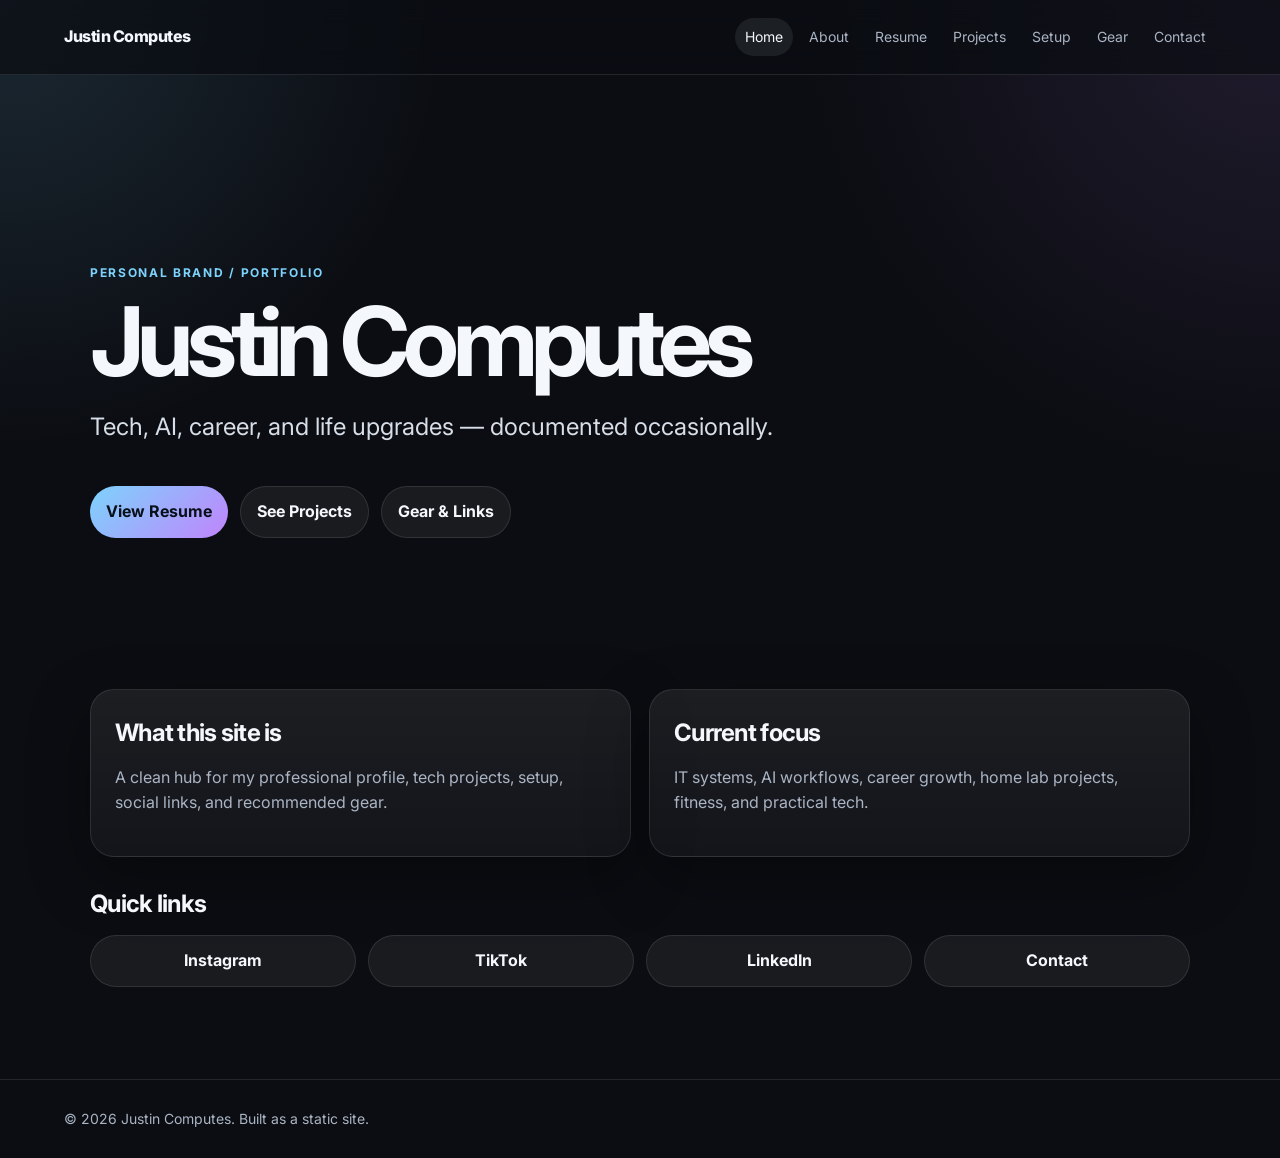
<file: justin-computes-site/index.html>
<!doctype html>
<html lang="en">
<head>
  <meta charset="utf-8">
  <meta name="viewport" content="width=device-width, initial-scale=1">
  <title>Justin Computes</title>
  <meta name="description" content="Justin Computes — tech, AI, career, setup, projects, and personal brand hub.">
  <link rel="preconnect" href="https://fonts.googleapis.com">
  <link rel="preconnect" href="https://fonts.gstatic.com" crossorigin>
  <link href="https://fonts.googleapis.com/css2?family=Inter:wght@400;500;600;700;800&display=swap" rel="stylesheet">
  <link rel="stylesheet" href="style.css">
</head>
<body>
<header class="site-header">
  <a class="brand" href="index.html">Justin Computes</a>
  <button class="nav-toggle" aria-label="Toggle navigation">Menu</button>
  <nav class="nav">
    <a class="active" href="index.html">Home</a>
<a class="" href="about.html">About</a>
<a class="" href="resume.html">Resume</a>
<a class="" href="projects.html">Projects</a>
<a class="" href="setup.html">Setup</a>
<a class="" href="gear.html">Gear</a>
<a class="" href="contact.html">Contact</a>
  </nav>
</header>

<main class="container">

<section class="hero">
  <div class="eyebrow">Personal brand / portfolio</div>
  <h1>Justin Computes</h1>
  <p class="lead">Tech, AI, career, and life upgrades — documented occasionally.</p>
  <div class="button-row">
    <a class="button primary" href="resume.html">View Resume</a>
    <a class="button" href="projects.html">See Projects</a>
    <a class="button" href="gear.html">Gear & Links</a>
  </div>
</section>

<section class="grid two">
  <article class="card">
    <h2>What this site is</h2>
    <p>A clean hub for my professional profile, tech projects, setup, social links, and recommended gear.</p>
  </article>
  <article class="card">
    <h2>Current focus</h2>
    <p>IT systems, AI workflows, career growth, home lab projects, fitness, and practical tech.</p>
  </article>
</section>

<section>
  <h2>Quick links</h2>
  <div class="link-grid">
    <a href="https://instagram.com/YOUR_HANDLE" target="_blank" rel="noopener">Instagram</a>
    <a href="https://tiktok.com/@YOUR_HANDLE" target="_blank" rel="noopener">TikTok</a>
    <a href="https://linkedin.com/in/YOUR_PROFILE" target="_blank" rel="noopener">LinkedIn</a>
    <a href="contact.html">Contact</a>
  </div>
</section>

</main>

<footer class="site-footer">
  <p>© <span id="year"></span> Justin Computes. Built as a static site.</p>
</footer>
<script src="script.js"></script>
</body>
</html>
</file>
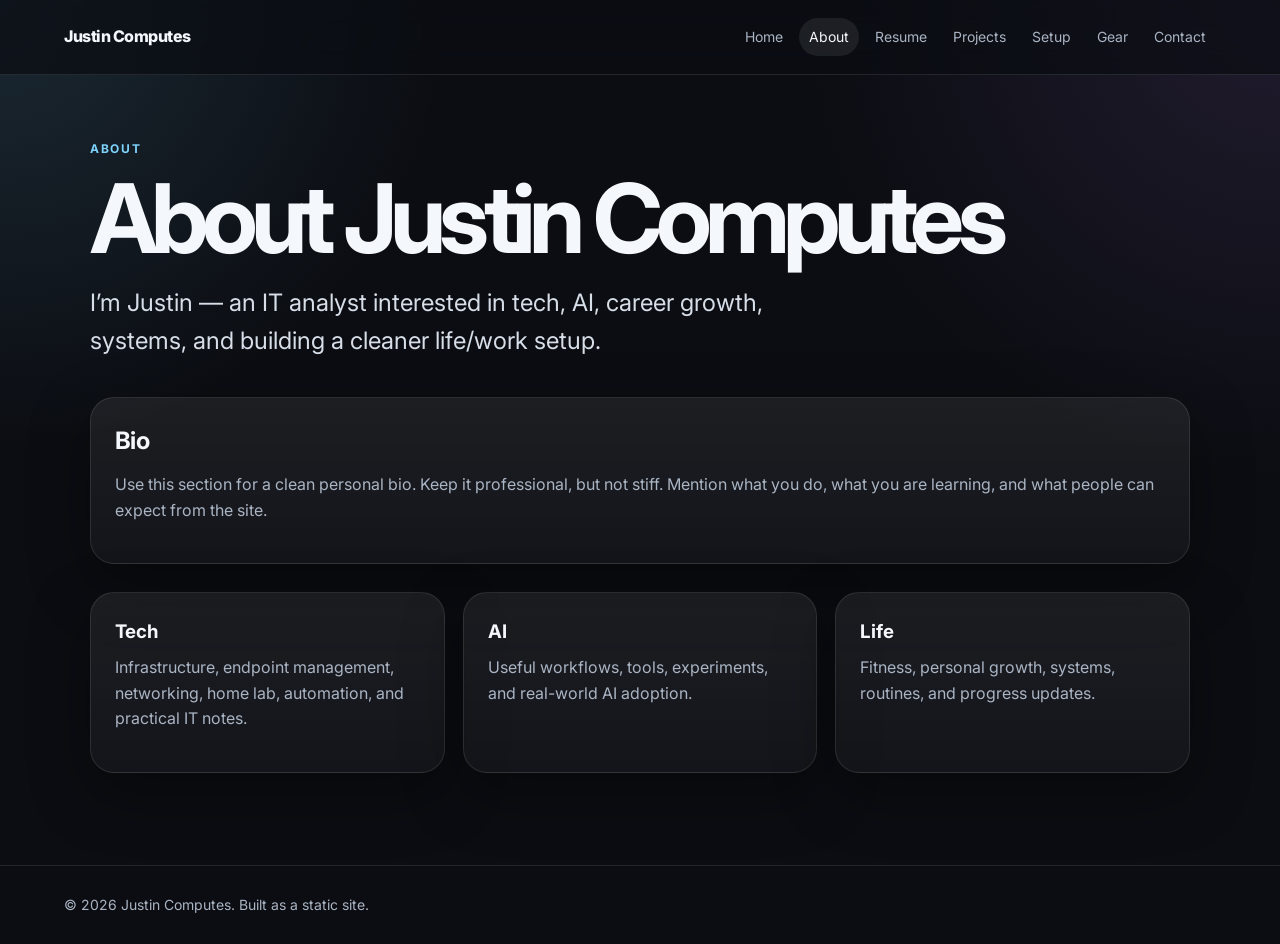
<file: justin-computes-site/about.html>
<!doctype html>
<html lang="en">
<head>
  <meta charset="utf-8">
  <meta name="viewport" content="width=device-width, initial-scale=1">
  <title>About | Justin Computes</title>
  <meta name="description" content="Justin Computes — tech, AI, career, setup, projects, and personal brand hub.">
  <link rel="preconnect" href="https://fonts.googleapis.com">
  <link rel="preconnect" href="https://fonts.gstatic.com" crossorigin>
  <link href="https://fonts.googleapis.com/css2?family=Inter:wght@400;500;600;700;800&display=swap" rel="stylesheet">
  <link rel="stylesheet" href="style.css">
</head>
<body>
<header class="site-header">
  <a class="brand" href="index.html">Justin Computes</a>
  <button class="nav-toggle" aria-label="Toggle navigation">Menu</button>
  <nav class="nav">
    <a class="" href="index.html">Home</a>
<a class="active" href="about.html">About</a>
<a class="" href="resume.html">Resume</a>
<a class="" href="projects.html">Projects</a>
<a class="" href="setup.html">Setup</a>
<a class="" href="gear.html">Gear</a>
<a class="" href="contact.html">Contact</a>
  </nav>
</header>

<main class="container">

<section class="page-header">
  <div class="eyebrow">About</div>
  <h1>About Justin Computes</h1>
  <p class="lead">I’m Justin — an IT analyst interested in tech, AI, career growth, systems, and building a cleaner life/work setup.</p>
</section>

<section class="card">
  <h2>Bio</h2>
  <p>Use this section for a clean personal bio. Keep it professional, but not stiff. Mention what you do, what you are learning, and what people can expect from the site.</p>
</section>

<section class="grid three">
  <article class="card"><h3>Tech</h3><p>Infrastructure, endpoint management, networking, home lab, automation, and practical IT notes.</p></article>
  <article class="card"><h3>AI</h3><p>Useful workflows, tools, experiments, and real-world AI adoption.</p></article>
  <article class="card"><h3>Life</h3><p>Fitness, personal growth, systems, routines, and progress updates.</p></article>
</section>

</main>

<footer class="site-footer">
  <p>© <span id="year"></span> Justin Computes. Built as a static site.</p>
</footer>
<script src="script.js"></script>
</body>
</html>
</file>
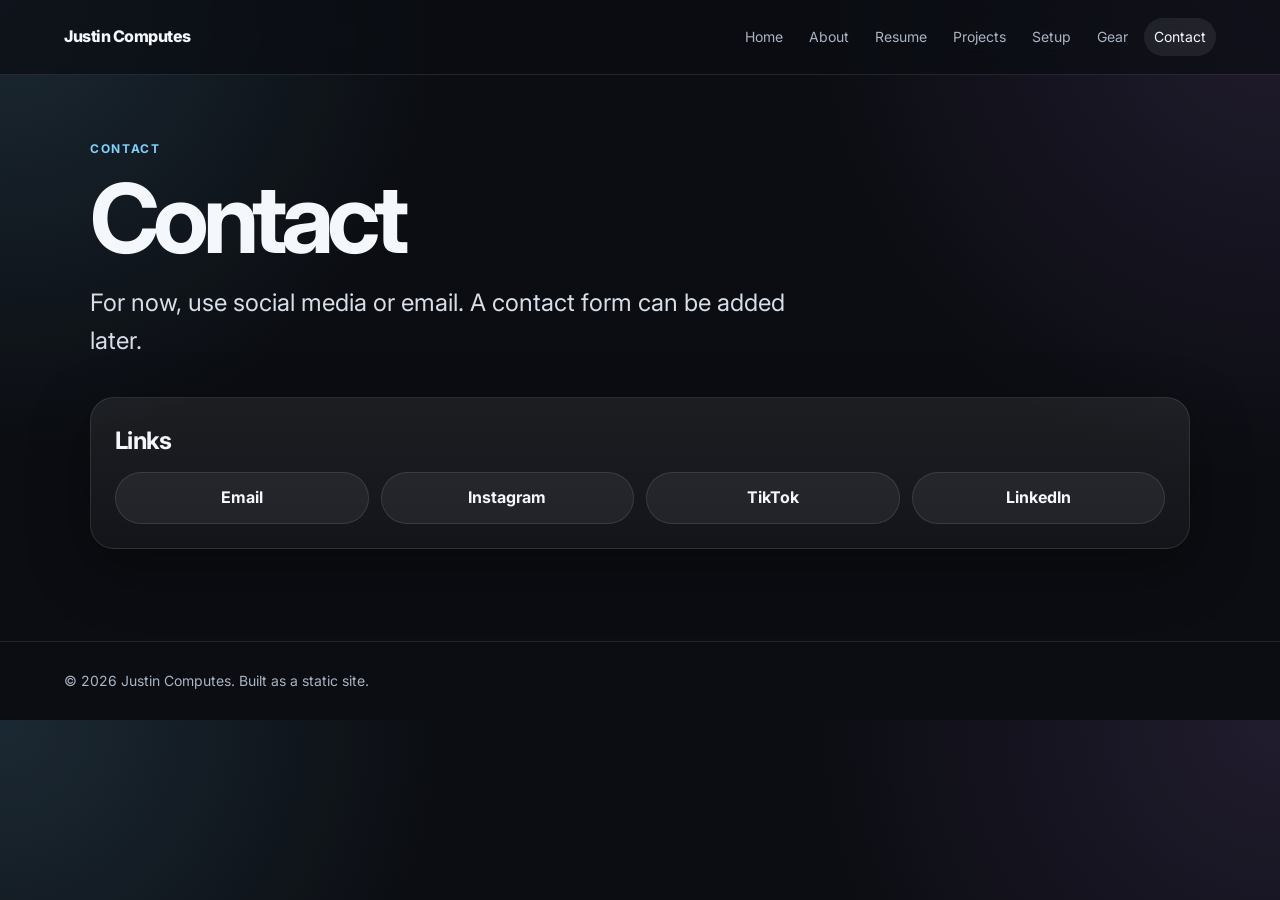
<file: justin-computes-site/contact.html>
<!doctype html>
<html lang="en">
<head>
  <meta charset="utf-8">
  <meta name="viewport" content="width=device-width, initial-scale=1">
  <title>Contact | Justin Computes</title>
  <meta name="description" content="Justin Computes — tech, AI, career, setup, projects, and personal brand hub.">
  <link rel="preconnect" href="https://fonts.googleapis.com">
  <link rel="preconnect" href="https://fonts.gstatic.com" crossorigin>
  <link href="https://fonts.googleapis.com/css2?family=Inter:wght@400;500;600;700;800&display=swap" rel="stylesheet">
  <link rel="stylesheet" href="style.css">
</head>
<body>
<header class="site-header">
  <a class="brand" href="index.html">Justin Computes</a>
  <button class="nav-toggle" aria-label="Toggle navigation">Menu</button>
  <nav class="nav">
    <a class="" href="index.html">Home</a>
<a class="" href="about.html">About</a>
<a class="" href="resume.html">Resume</a>
<a class="" href="projects.html">Projects</a>
<a class="" href="setup.html">Setup</a>
<a class="" href="gear.html">Gear</a>
<a class="active" href="contact.html">Contact</a>
  </nav>
</header>

<main class="container">

<section class="page-header">
  <div class="eyebrow">Contact</div>
  <h1>Contact</h1>
  <p class="lead">For now, use social media or email. A contact form can be added later.</p>
</section>

<section class="card">
  <h2>Links</h2>
  <div class="link-grid">
    <a href="mailto:YOUR_EMAIL@example.com">Email</a>
    <a href="https://instagram.com/YOUR_HANDLE" target="_blank" rel="noopener">Instagram</a>
    <a href="https://tiktok.com/@YOUR_HANDLE" target="_blank" rel="noopener">TikTok</a>
    <a href="https://linkedin.com/in/YOUR_PROFILE" target="_blank" rel="noopener">LinkedIn</a>
  </div>
</section>

</main>

<footer class="site-footer">
  <p>© <span id="year"></span> Justin Computes. Built as a static site.</p>
</footer>
<script src="script.js"></script>
</body>
</html>
</file>
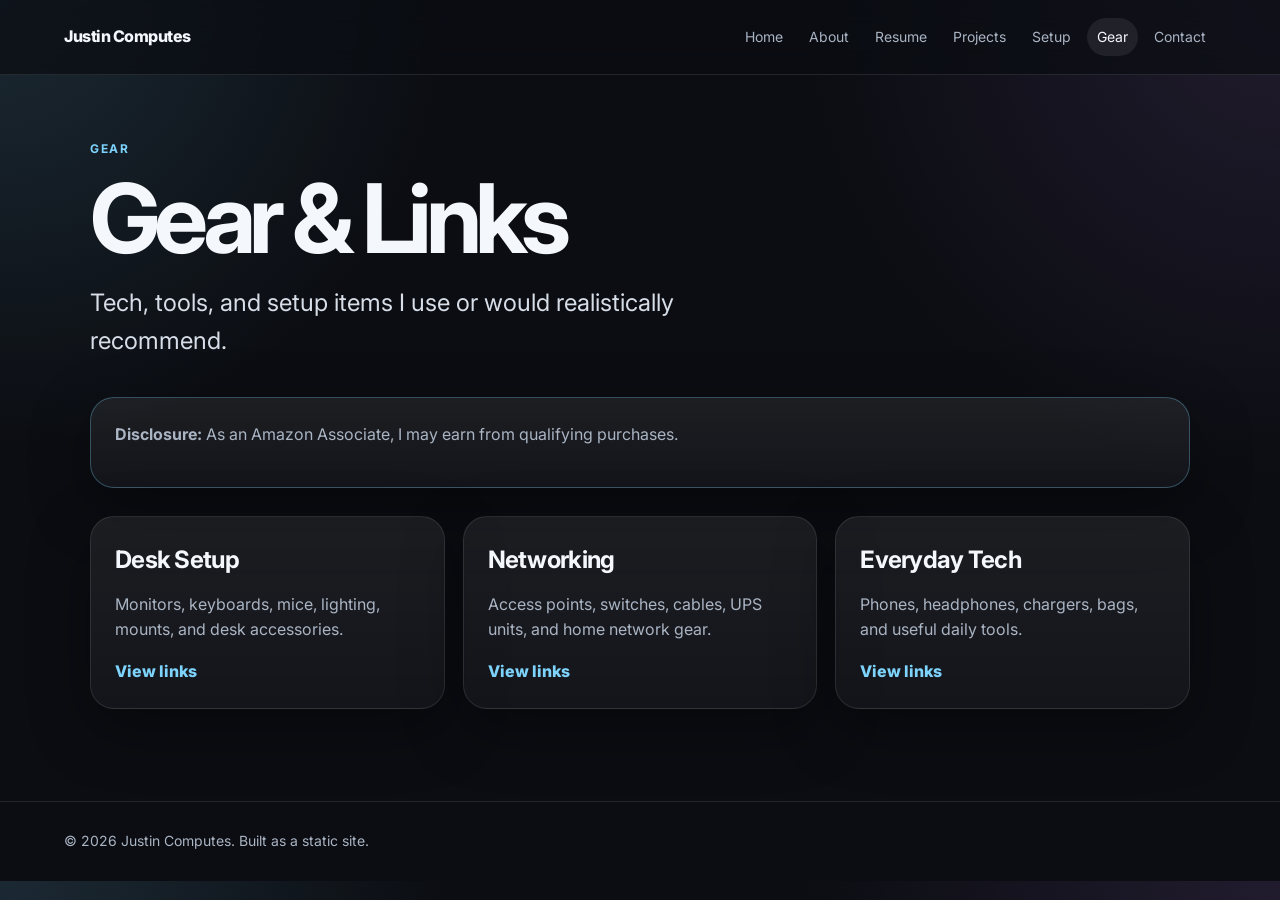
<file: justin-computes-site/gear.html>
<!doctype html>
<html lang="en">
<head>
  <meta charset="utf-8">
  <meta name="viewport" content="width=device-width, initial-scale=1">
  <title>Gear | Justin Computes</title>
  <meta name="description" content="Justin Computes — tech, AI, career, setup, projects, and personal brand hub.">
  <link rel="preconnect" href="https://fonts.googleapis.com">
  <link rel="preconnect" href="https://fonts.gstatic.com" crossorigin>
  <link href="https://fonts.googleapis.com/css2?family=Inter:wght@400;500;600;700;800&display=swap" rel="stylesheet">
  <link rel="stylesheet" href="style.css">
</head>
<body>
<header class="site-header">
  <a class="brand" href="index.html">Justin Computes</a>
  <button class="nav-toggle" aria-label="Toggle navigation">Menu</button>
  <nav class="nav">
    <a class="" href="index.html">Home</a>
<a class="" href="about.html">About</a>
<a class="" href="resume.html">Resume</a>
<a class="" href="projects.html">Projects</a>
<a class="" href="setup.html">Setup</a>
<a class="active" href="gear.html">Gear</a>
<a class="" href="contact.html">Contact</a>
  </nav>
</header>

<main class="container">

<section class="page-header">
  <div class="eyebrow">Gear</div>
  <h1>Gear & Links</h1>
  <p class="lead">Tech, tools, and setup items I use or would realistically recommend.</p>
</section>

<section class="notice">
  <p><strong>Disclosure:</strong> As an Amazon Associate, I may earn from qualifying purchases.</p>
</section>

<section class="grid three">
  <article class="card">
    <h2>Desk Setup</h2>
    <p>Monitors, keyboards, mice, lighting, mounts, and desk accessories.</p>
    <a class="text-link" href="https://amazon.com/YOUR_AFFILIATE_LINK" target="_blank" rel="noopener">View links</a>
  </article>
  <article class="card">
    <h2>Networking</h2>
    <p>Access points, switches, cables, UPS units, and home network gear.</p>
    <a class="text-link" href="https://amazon.com/YOUR_AFFILIATE_LINK" target="_blank" rel="noopener">View links</a>
  </article>
  <article class="card">
    <h2>Everyday Tech</h2>
    <p>Phones, headphones, chargers, bags, and useful daily tools.</p>
    <a class="text-link" href="https://amazon.com/YOUR_AFFILIATE_LINK" target="_blank" rel="noopener">View links</a>
  </article>
</section>

</main>

<footer class="site-footer">
  <p>© <span id="year"></span> Justin Computes. Built as a static site.</p>
</footer>
<script src="script.js"></script>
</body>
</html>
</file>
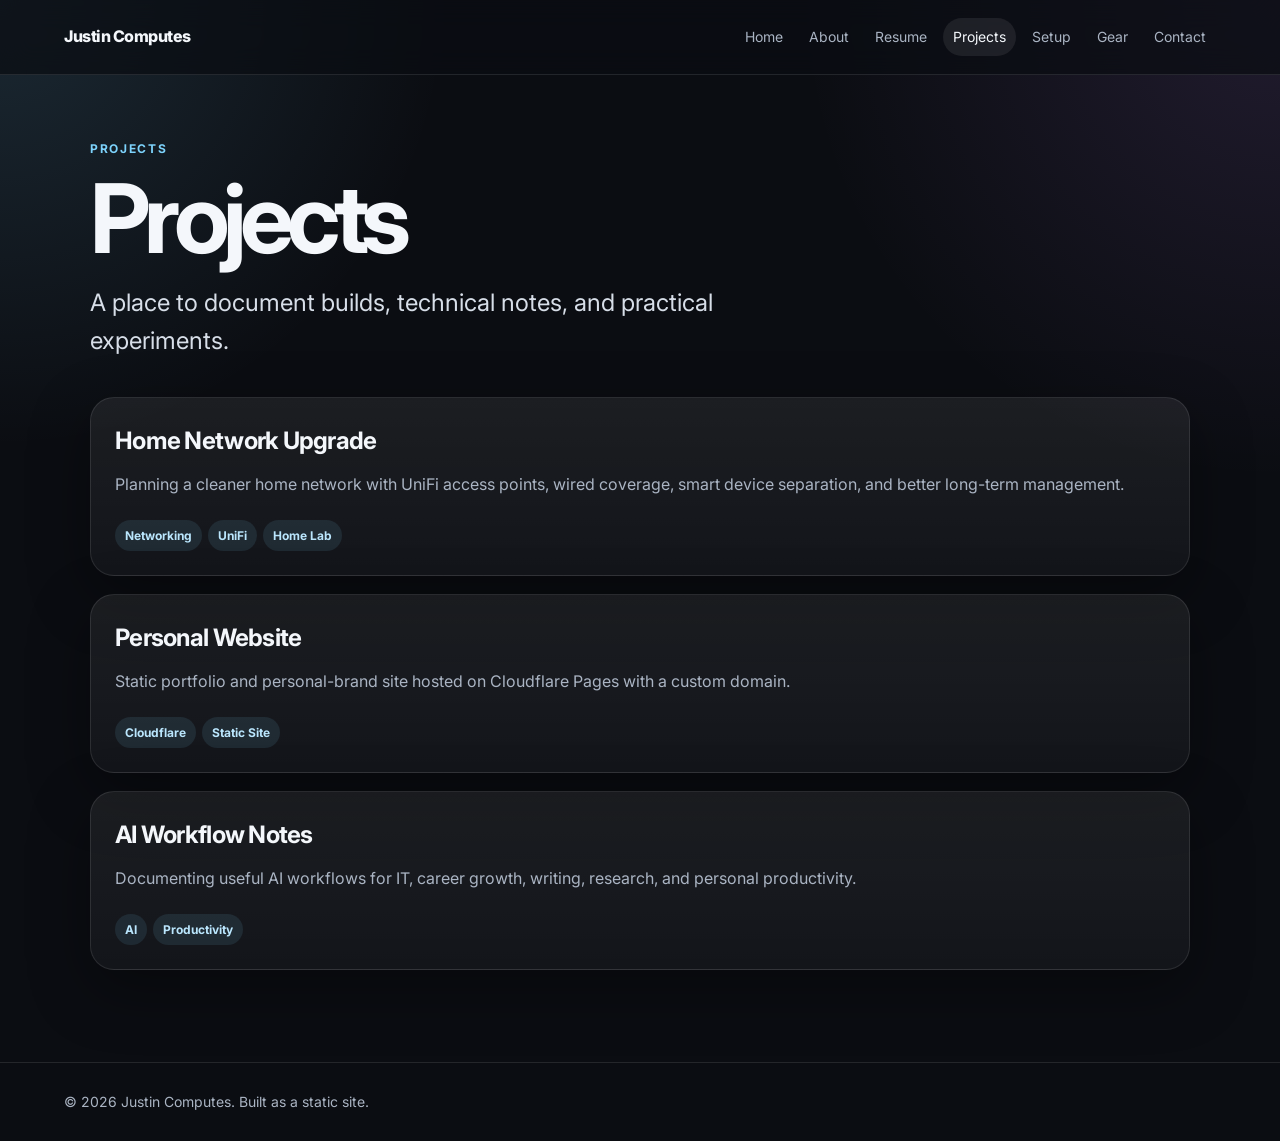
<file: justin-computes-site/projects.html>
<!doctype html>
<html lang="en">
<head>
  <meta charset="utf-8">
  <meta name="viewport" content="width=device-width, initial-scale=1">
  <title>Projects | Justin Computes</title>
  <meta name="description" content="Justin Computes — tech, AI, career, setup, projects, and personal brand hub.">
  <link rel="preconnect" href="https://fonts.googleapis.com">
  <link rel="preconnect" href="https://fonts.gstatic.com" crossorigin>
  <link href="https://fonts.googleapis.com/css2?family=Inter:wght@400;500;600;700;800&display=swap" rel="stylesheet">
  <link rel="stylesheet" href="style.css">
</head>
<body>
<header class="site-header">
  <a class="brand" href="index.html">Justin Computes</a>
  <button class="nav-toggle" aria-label="Toggle navigation">Menu</button>
  <nav class="nav">
    <a class="" href="index.html">Home</a>
<a class="" href="about.html">About</a>
<a class="" href="resume.html">Resume</a>
<a class="active" href="projects.html">Projects</a>
<a class="" href="setup.html">Setup</a>
<a class="" href="gear.html">Gear</a>
<a class="" href="contact.html">Contact</a>
  </nav>
</header>

<main class="container">

<section class="page-header">
  <div class="eyebrow">Projects</div>
  <h1>Projects</h1>
  <p class="lead">A place to document builds, technical notes, and practical experiments.</p>
</section>

<section class="project-list">
  <article class="card project">
    <h2>Home Network Upgrade</h2>
    <p>Planning a cleaner home network with UniFi access points, wired coverage, smart device separation, and better long-term management.</p>
    <span class="tag">Networking</span><span class="tag">UniFi</span><span class="tag">Home Lab</span>
  </article>
  <article class="card project">
    <h2>Personal Website</h2>
    <p>Static portfolio and personal-brand site hosted on Cloudflare Pages with a custom domain.</p>
    <span class="tag">Cloudflare</span><span class="tag">Static Site</span>
  </article>
  <article class="card project">
    <h2>AI Workflow Notes</h2>
    <p>Documenting useful AI workflows for IT, career growth, writing, research, and personal productivity.</p>
    <span class="tag">AI</span><span class="tag">Productivity</span>
  </article>
</section>

</main>

<footer class="site-footer">
  <p>© <span id="year"></span> Justin Computes. Built as a static site.</p>
</footer>
<script src="script.js"></script>
</body>
</html>
</file>
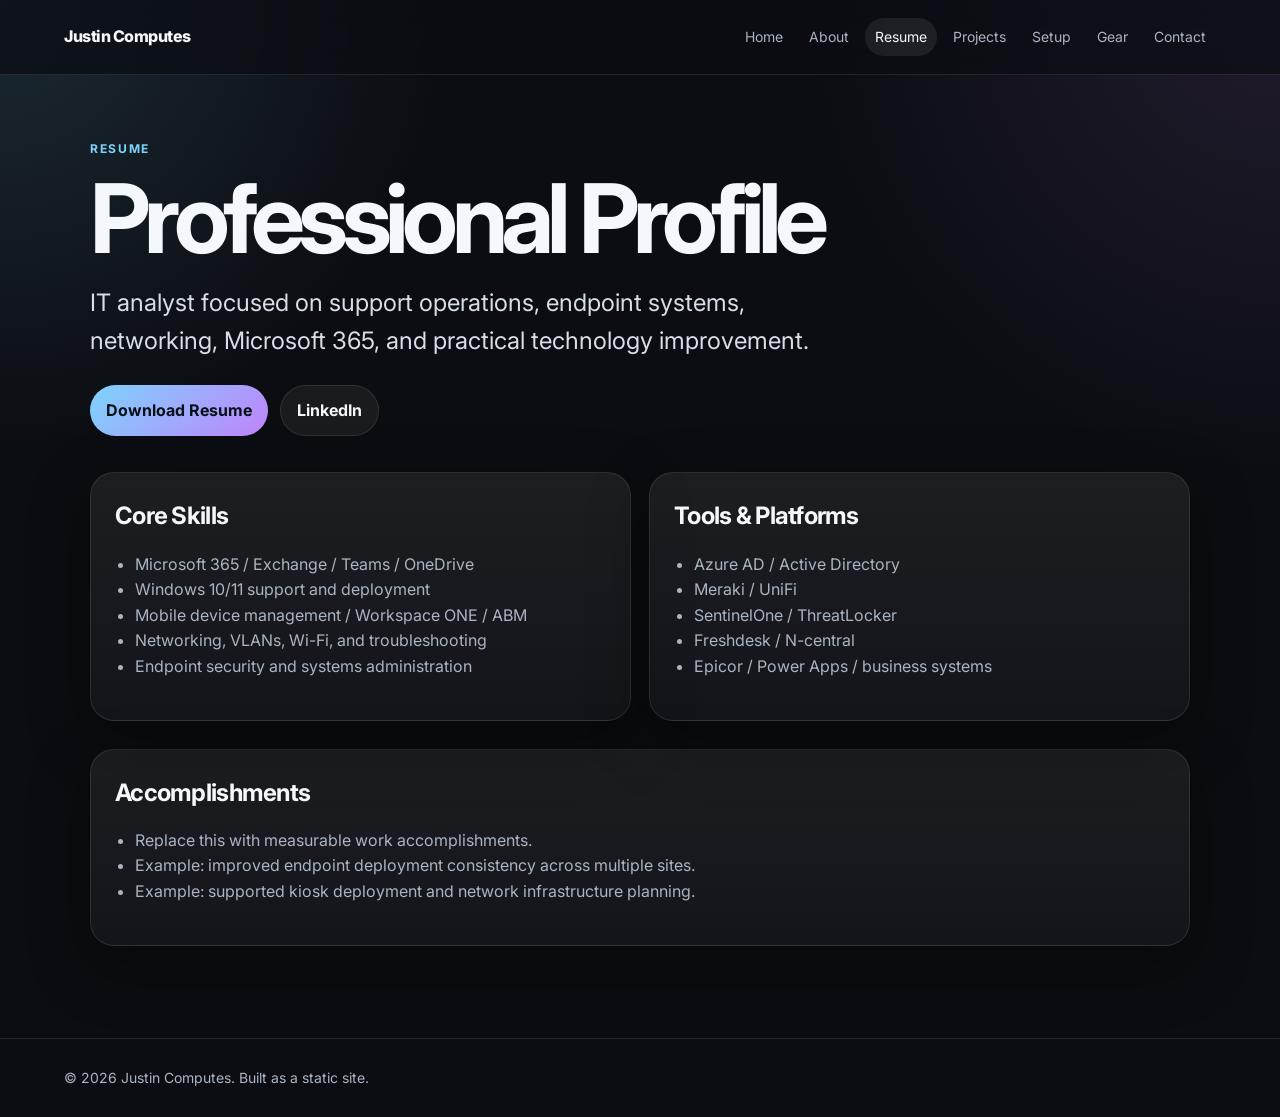
<file: justin-computes-site/resume.html>
<!doctype html>
<html lang="en">
<head>
  <meta charset="utf-8">
  <meta name="viewport" content="width=device-width, initial-scale=1">
  <title>Resume | Justin Computes</title>
  <meta name="description" content="Justin Computes — tech, AI, career, setup, projects, and personal brand hub.">
  <link rel="preconnect" href="https://fonts.googleapis.com">
  <link rel="preconnect" href="https://fonts.gstatic.com" crossorigin>
  <link href="https://fonts.googleapis.com/css2?family=Inter:wght@400;500;600;700;800&display=swap" rel="stylesheet">
  <link rel="stylesheet" href="style.css">
</head>
<body>
<header class="site-header">
  <a class="brand" href="index.html">Justin Computes</a>
  <button class="nav-toggle" aria-label="Toggle navigation">Menu</button>
  <nav class="nav">
    <a class="" href="index.html">Home</a>
<a class="" href="about.html">About</a>
<a class="active" href="resume.html">Resume</a>
<a class="" href="projects.html">Projects</a>
<a class="" href="setup.html">Setup</a>
<a class="" href="gear.html">Gear</a>
<a class="" href="contact.html">Contact</a>
  </nav>
</header>

<main class="container">

<section class="page-header">
  <div class="eyebrow">Resume</div>
  <h1>Professional Profile</h1>
  <p class="lead">IT analyst focused on support operations, endpoint systems, networking, Microsoft 365, and practical technology improvement.</p>
  <div class="button-row">
    <a class="button primary" href="assets/resume-placeholder.pdf">Download Resume</a>
    <a class="button" href="https://linkedin.com/in/YOUR_PROFILE" target="_blank" rel="noopener">LinkedIn</a>
  </div>
</section>

<section class="grid two">
  <article class="card">
    <h2>Core Skills</h2>
    <ul>
      <li>Microsoft 365 / Exchange / Teams / OneDrive</li>
      <li>Windows 10/11 support and deployment</li>
      <li>Mobile device management / Workspace ONE / ABM</li>
      <li>Networking, VLANs, Wi-Fi, and troubleshooting</li>
      <li>Endpoint security and systems administration</li>
    </ul>
  </article>
  <article class="card">
    <h2>Tools & Platforms</h2>
    <ul>
      <li>Azure AD / Active Directory</li>
      <li>Meraki / UniFi</li>
      <li>SentinelOne / ThreatLocker</li>
      <li>Freshdesk / N-central</li>
      <li>Epicor / Power Apps / business systems</li>
    </ul>
  </article>
</section>

<section class="card">
  <h2>Accomplishments</h2>
  <ul>
    <li>Replace this with measurable work accomplishments.</li>
    <li>Example: improved endpoint deployment consistency across multiple sites.</li>
    <li>Example: supported kiosk deployment and network infrastructure planning.</li>
  </ul>
</section>

</main>

<footer class="site-footer">
  <p>© <span id="year"></span> Justin Computes. Built as a static site.</p>
</footer>
<script src="script.js"></script>
</body>
</html>
</file>
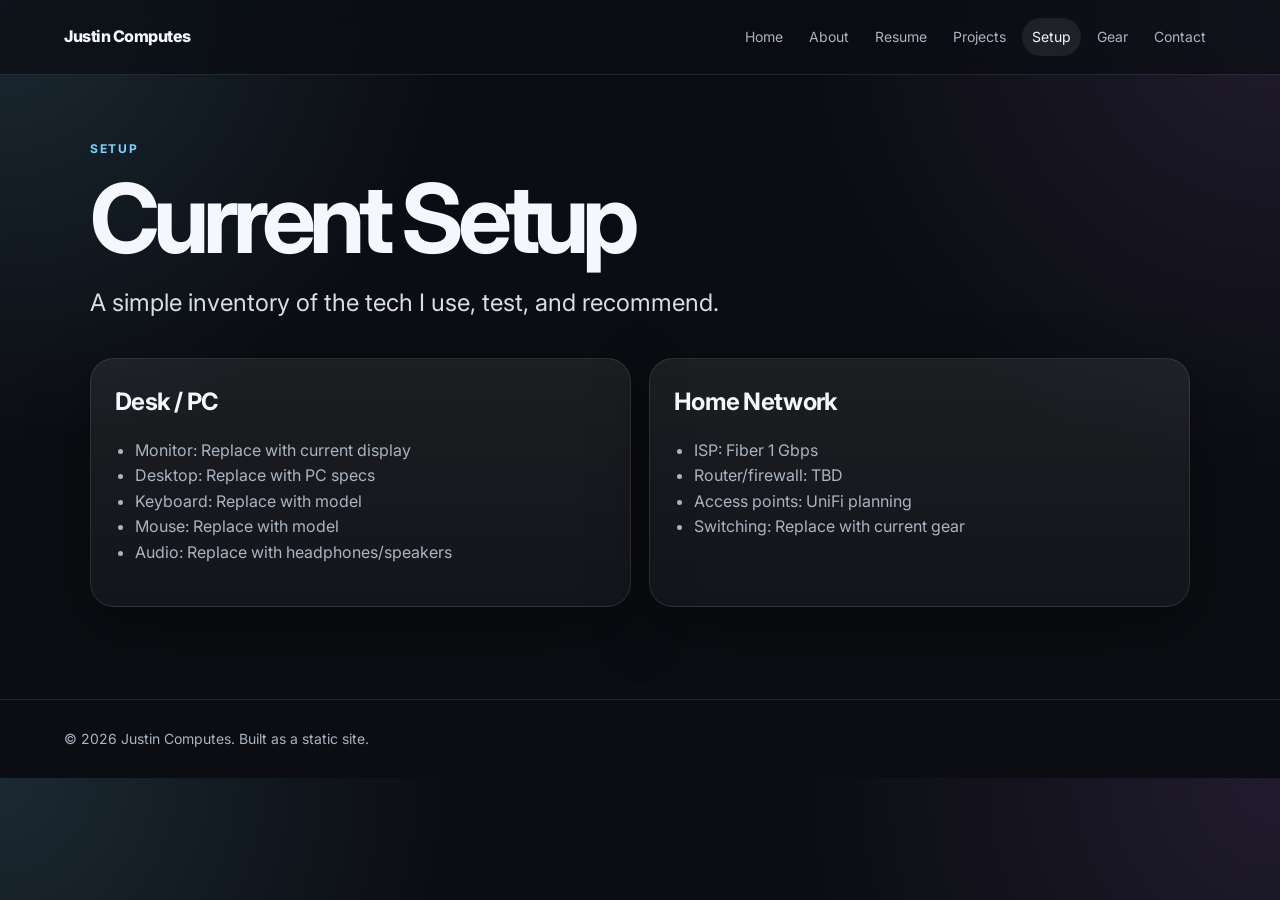
<file: justin-computes-site/setup.html>
<!doctype html>
<html lang="en">
<head>
  <meta charset="utf-8">
  <meta name="viewport" content="width=device-width, initial-scale=1">
  <title>Setup | Justin Computes</title>
  <meta name="description" content="Justin Computes — tech, AI, career, setup, projects, and personal brand hub.">
  <link rel="preconnect" href="https://fonts.googleapis.com">
  <link rel="preconnect" href="https://fonts.gstatic.com" crossorigin>
  <link href="https://fonts.googleapis.com/css2?family=Inter:wght@400;500;600;700;800&display=swap" rel="stylesheet">
  <link rel="stylesheet" href="style.css">
</head>
<body>
<header class="site-header">
  <a class="brand" href="index.html">Justin Computes</a>
  <button class="nav-toggle" aria-label="Toggle navigation">Menu</button>
  <nav class="nav">
    <a class="" href="index.html">Home</a>
<a class="" href="about.html">About</a>
<a class="" href="resume.html">Resume</a>
<a class="" href="projects.html">Projects</a>
<a class="active" href="setup.html">Setup</a>
<a class="" href="gear.html">Gear</a>
<a class="" href="contact.html">Contact</a>
  </nav>
</header>

<main class="container">

<section class="page-header">
  <div class="eyebrow">Setup</div>
  <h1>Current Setup</h1>
  <p class="lead">A simple inventory of the tech I use, test, and recommend.</p>
</section>

<section class="grid two">
  <article class="card">
    <h2>Desk / PC</h2>
    <ul>
      <li>Monitor: Replace with current display</li>
      <li>Desktop: Replace with PC specs</li>
      <li>Keyboard: Replace with model</li>
      <li>Mouse: Replace with model</li>
      <li>Audio: Replace with headphones/speakers</li>
    </ul>
  </article>
  <article class="card">
    <h2>Home Network</h2>
    <ul>
      <li>ISP: Fiber 1 Gbps</li>
      <li>Router/firewall: TBD</li>
      <li>Access points: UniFi planning</li>
      <li>Switching: Replace with current gear</li>
    </ul>
  </article>
</section>

</main>

<footer class="site-footer">
  <p>© <span id="year"></span> Justin Computes. Built as a static site.</p>
</footer>
<script src="script.js"></script>
</body>
</html>
</file>
<file: justin-computes-site/style.css>
:root {
  --bg: #0b0d12;
  --panel: #121722;
  --panel-2: #171d2a;
  --text: #f4f7fb;
  --muted: #aab4c3;
  --line: rgba(255,255,255,.10);
  --accent: #7dd3fc;
  --accent-2: #c084fc;
  --shadow: 0 20px 60px rgba(0,0,0,.35);
}

* { box-sizing: border-box; }

body {
  margin: 0;
  font-family: Inter, system-ui, -apple-system, Segoe UI, sans-serif;
  background:
    radial-gradient(circle at top left, rgba(125,211,252,.14), transparent 28rem),
    radial-gradient(circle at top right, rgba(192,132,252,.12), transparent 30rem),
    var(--bg);
  color: var(--text);
  line-height: 1.6;
}

a { color: inherit; }

.site-header {
  position: sticky;
  top: 0;
  z-index: 50;
  display: flex;
  align-items: center;
  justify-content: space-between;
  padding: 18px clamp(20px, 5vw, 64px);
  backdrop-filter: blur(14px);
  background: rgba(11,13,18,.72);
  border-bottom: 1px solid var(--line);
}

.brand {
  font-weight: 800;
  text-decoration: none;
  letter-spacing: -0.03em;
}

.nav {
  display: flex;
  gap: 6px;
  align-items: center;
}

.nav a {
  text-decoration: none;
  color: var(--muted);
  font-size: 14px;
  padding: 8px 10px;
  border-radius: 999px;
}

.nav a:hover,
.nav a.active {
  color: var(--text);
  background: rgba(255,255,255,.08);
}

.nav-toggle {
  display: none;
  background: var(--panel);
  border: 1px solid var(--line);
  color: var(--text);
  padding: 8px 12px;
  border-radius: 999px;
}

.container {
  width: min(1100px, calc(100% - 40px));
  margin: 0 auto;
  padding: 64px 0;
}

.hero {
  min-height: 58vh;
  display: flex;
  flex-direction: column;
  justify-content: center;
}

.eyebrow {
  color: var(--accent);
  text-transform: uppercase;
  letter-spacing: .14em;
  font-size: 12px;
  font-weight: 700;
  margin-bottom: 14px;
}

h1 {
  font-size: clamp(44px, 8vw, 96px);
  line-height: .95;
  letter-spacing: -0.07em;
  margin: 0 0 20px;
}

h2 {
  font-size: 24px;
  letter-spacing: -0.03em;
  margin: 0 0 12px;
}

h3 {
  margin: 0 0 8px;
}

p {
  color: var(--muted);
  margin: 0 0 16px;
}

.lead {
  max-width: 720px;
  font-size: clamp(18px, 2.2vw, 24px);
  color: #d7dee8;
}

.page-header {
  margin-bottom: 36px;
}

.button-row {
  display: flex;
  flex-wrap: wrap;
  gap: 12px;
  margin-top: 24px;
}

.button,
.link-grid a {
  display: inline-flex;
  align-items: center;
  justify-content: center;
  text-decoration: none;
  border: 1px solid var(--line);
  background: rgba(255,255,255,.06);
  color: var(--text);
  padding: 12px 16px;
  border-radius: 999px;
  font-weight: 700;
}

.button.primary {
  background: linear-gradient(135deg, var(--accent), var(--accent-2));
  color: #071018;
  border: 0;
}

.button:hover,
.link-grid a:hover,
.text-link:hover {
  transform: translateY(-1px);
}

section {
  margin-bottom: 28px;
}

.grid {
  display: grid;
  gap: 18px;
}

.grid.two { grid-template-columns: repeat(2, minmax(0, 1fr)); }
.grid.three { grid-template-columns: repeat(3, minmax(0, 1fr)); }

.card,
.notice {
  background: linear-gradient(180deg, rgba(255,255,255,.07), rgba(255,255,255,.035));
  border: 1px solid var(--line);
  border-radius: 24px;
  padding: 24px;
  box-shadow: var(--shadow);
}

.notice {
  border-color: rgba(125,211,252,.30);
}

.link-grid {
  display: grid;
  grid-template-columns: repeat(4, minmax(0, 1fr));
  gap: 12px;
}

.project-list {
  display: grid;
  gap: 18px;
}

.project .tag {
  display: inline-flex;
  margin: 6px 6px 0 0;
  padding: 6px 10px;
  border-radius: 999px;
  background: rgba(125,211,252,.10);
  color: #bae6fd;
  font-size: 12px;
  font-weight: 700;
}

.text-link {
  color: var(--accent);
  font-weight: 800;
  text-decoration: none;
}

ul {
  padding-left: 20px;
  color: var(--muted);
}

.site-footer {
  border-top: 1px solid var(--line);
  padding: 28px clamp(20px, 5vw, 64px);
}

.site-footer p {
  margin: 0;
  font-size: 14px;
}

@media (max-width: 760px) {
  .nav-toggle { display: inline-flex; }
  .nav {
    display: none;
    position: absolute;
    top: 62px;
    left: 20px;
    right: 20px;
    padding: 12px;
    background: rgba(18,23,34,.98);
    border: 1px solid var(--line);
    border-radius: 18px;
    flex-direction: column;
    align-items: stretch;
  }
  .nav.open { display: flex; }
  .nav a { padding: 12px; }
  .grid.two,
  .grid.three,
  .link-grid {
    grid-template-columns: 1fr;
  }
  .container { padding: 42px 0; }
}
</file>
